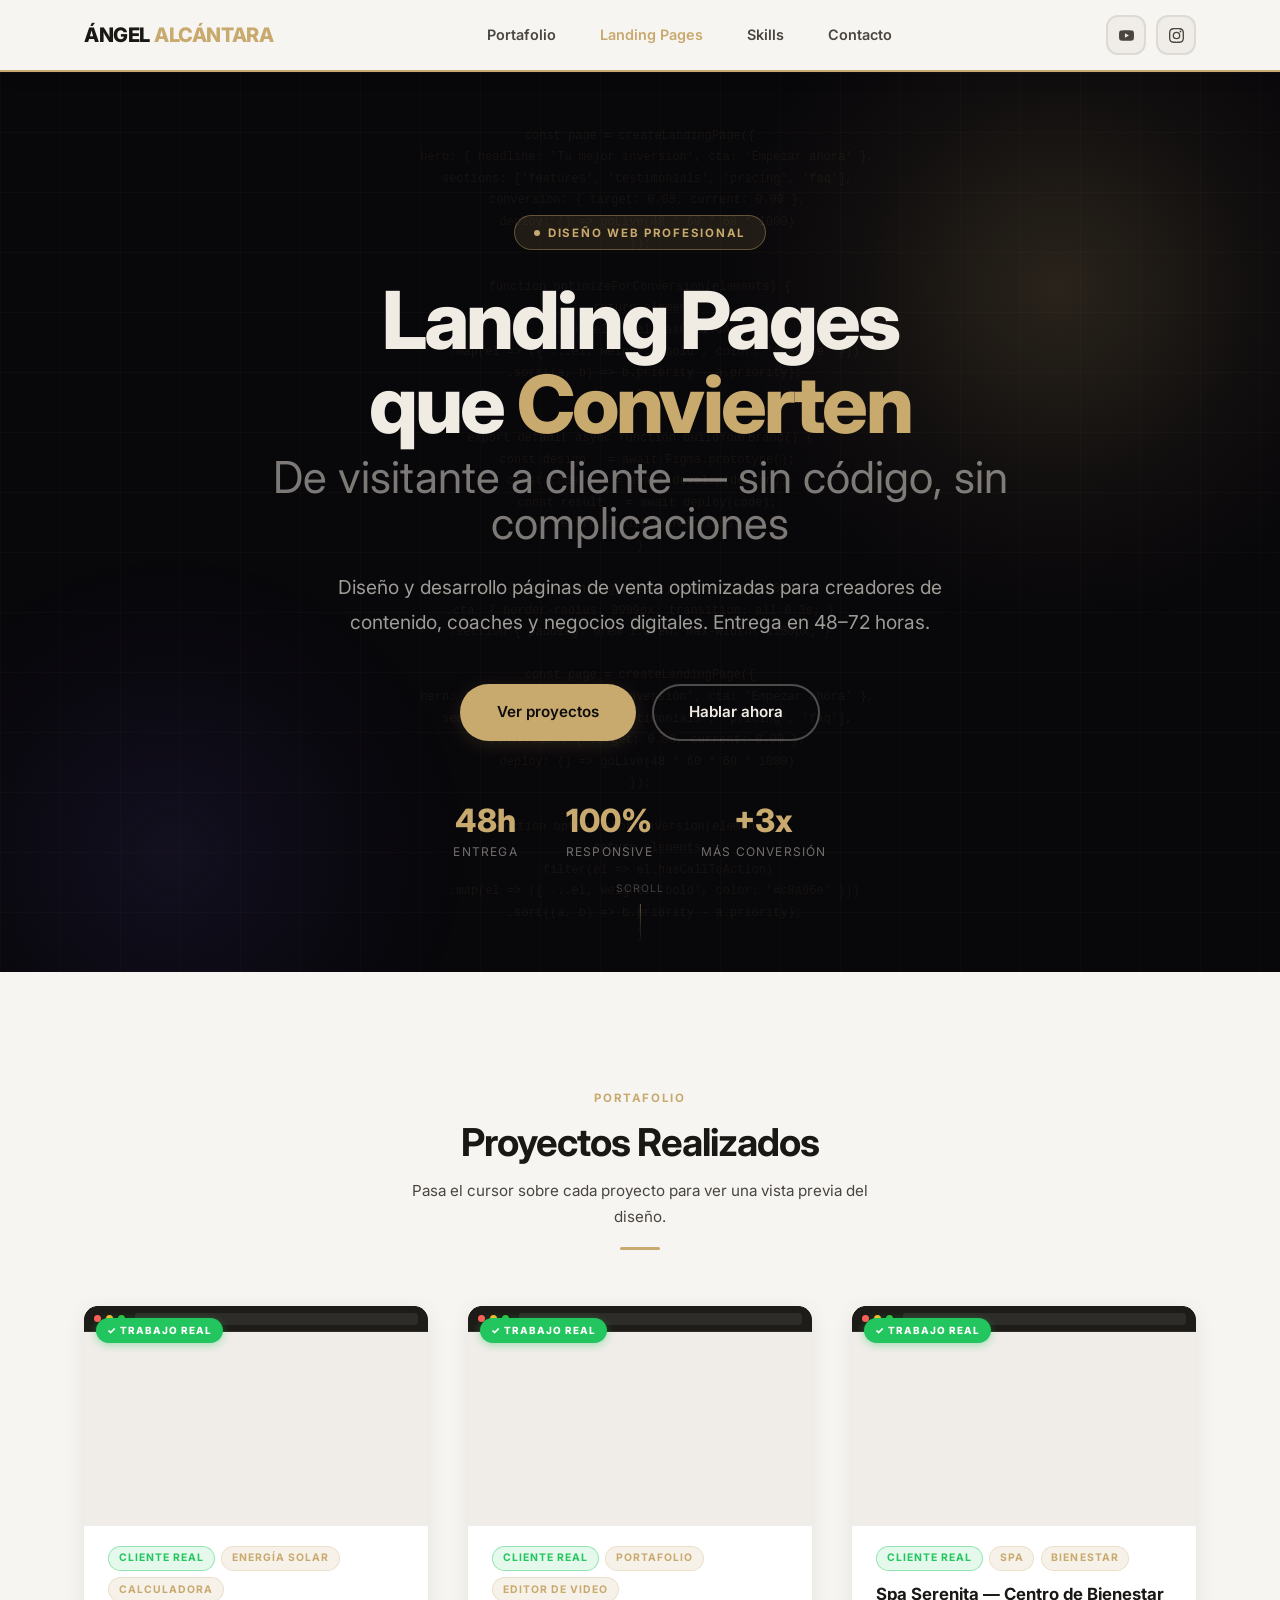
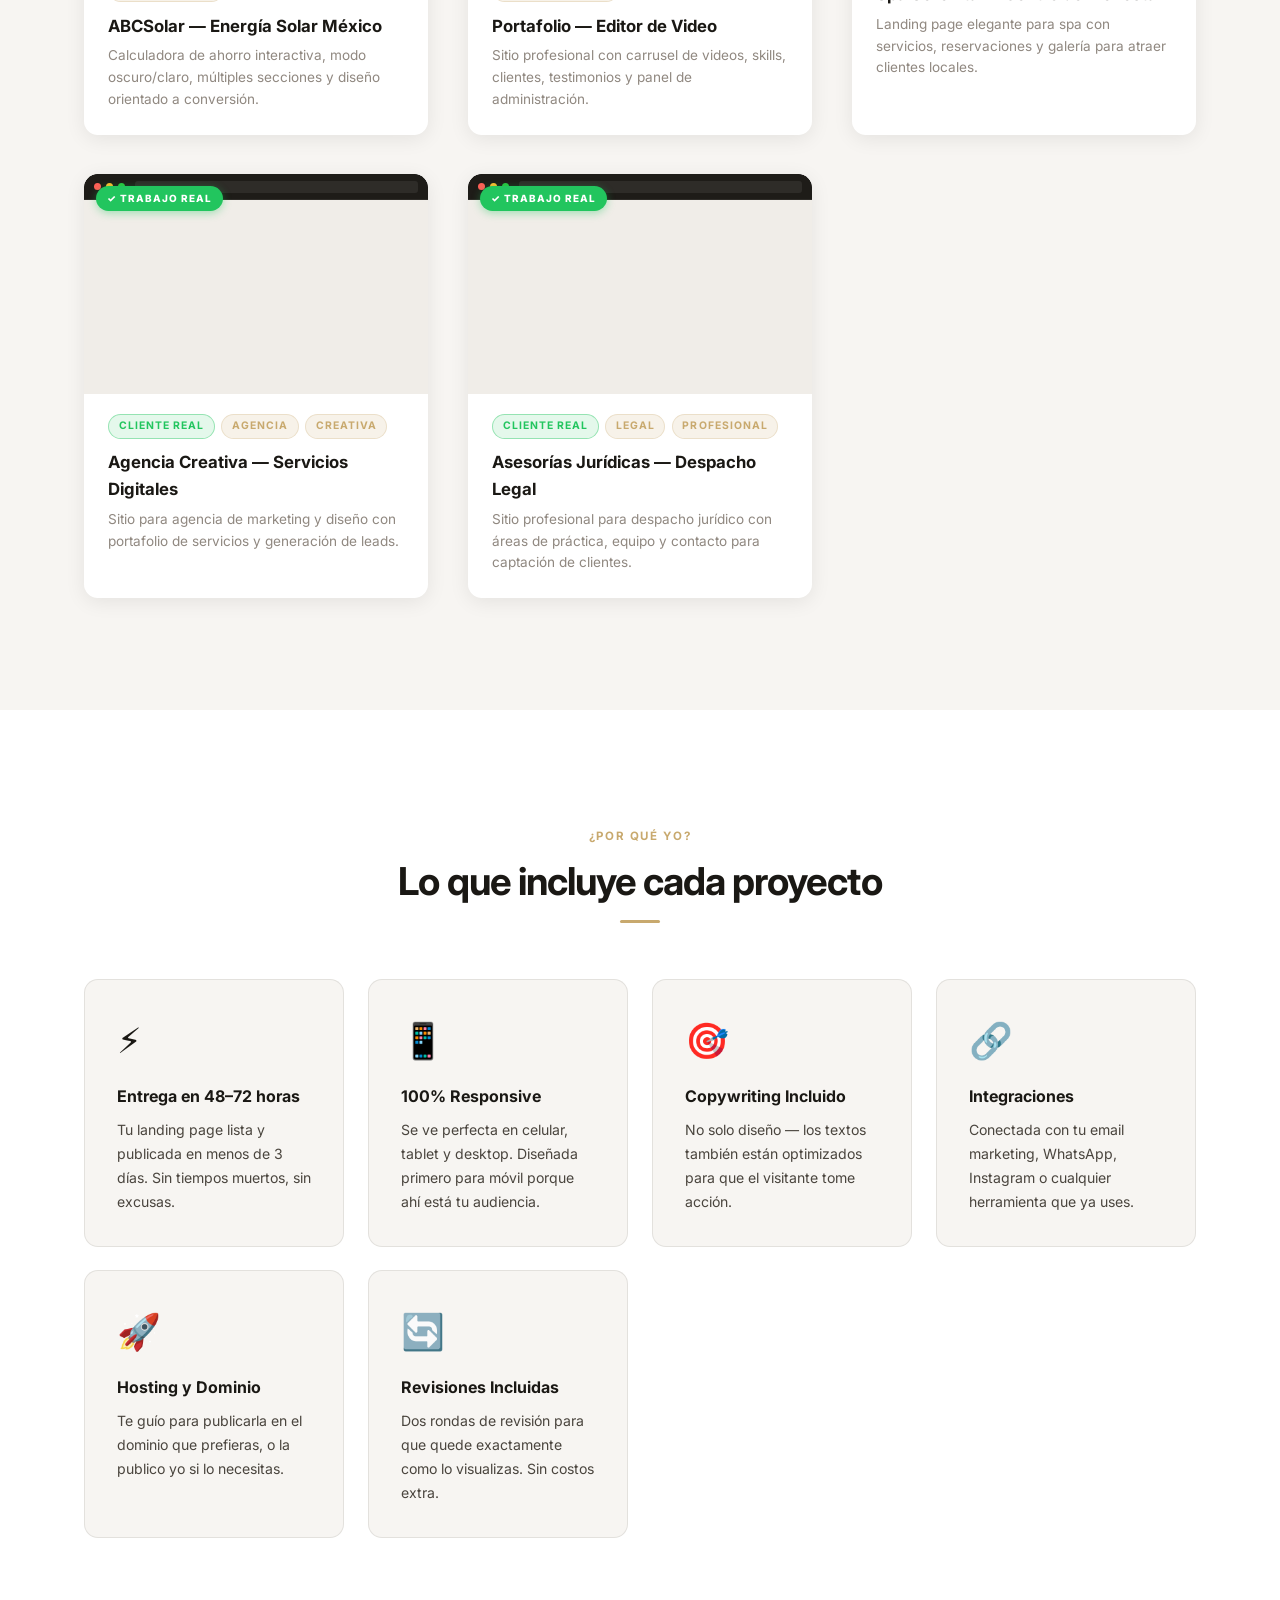
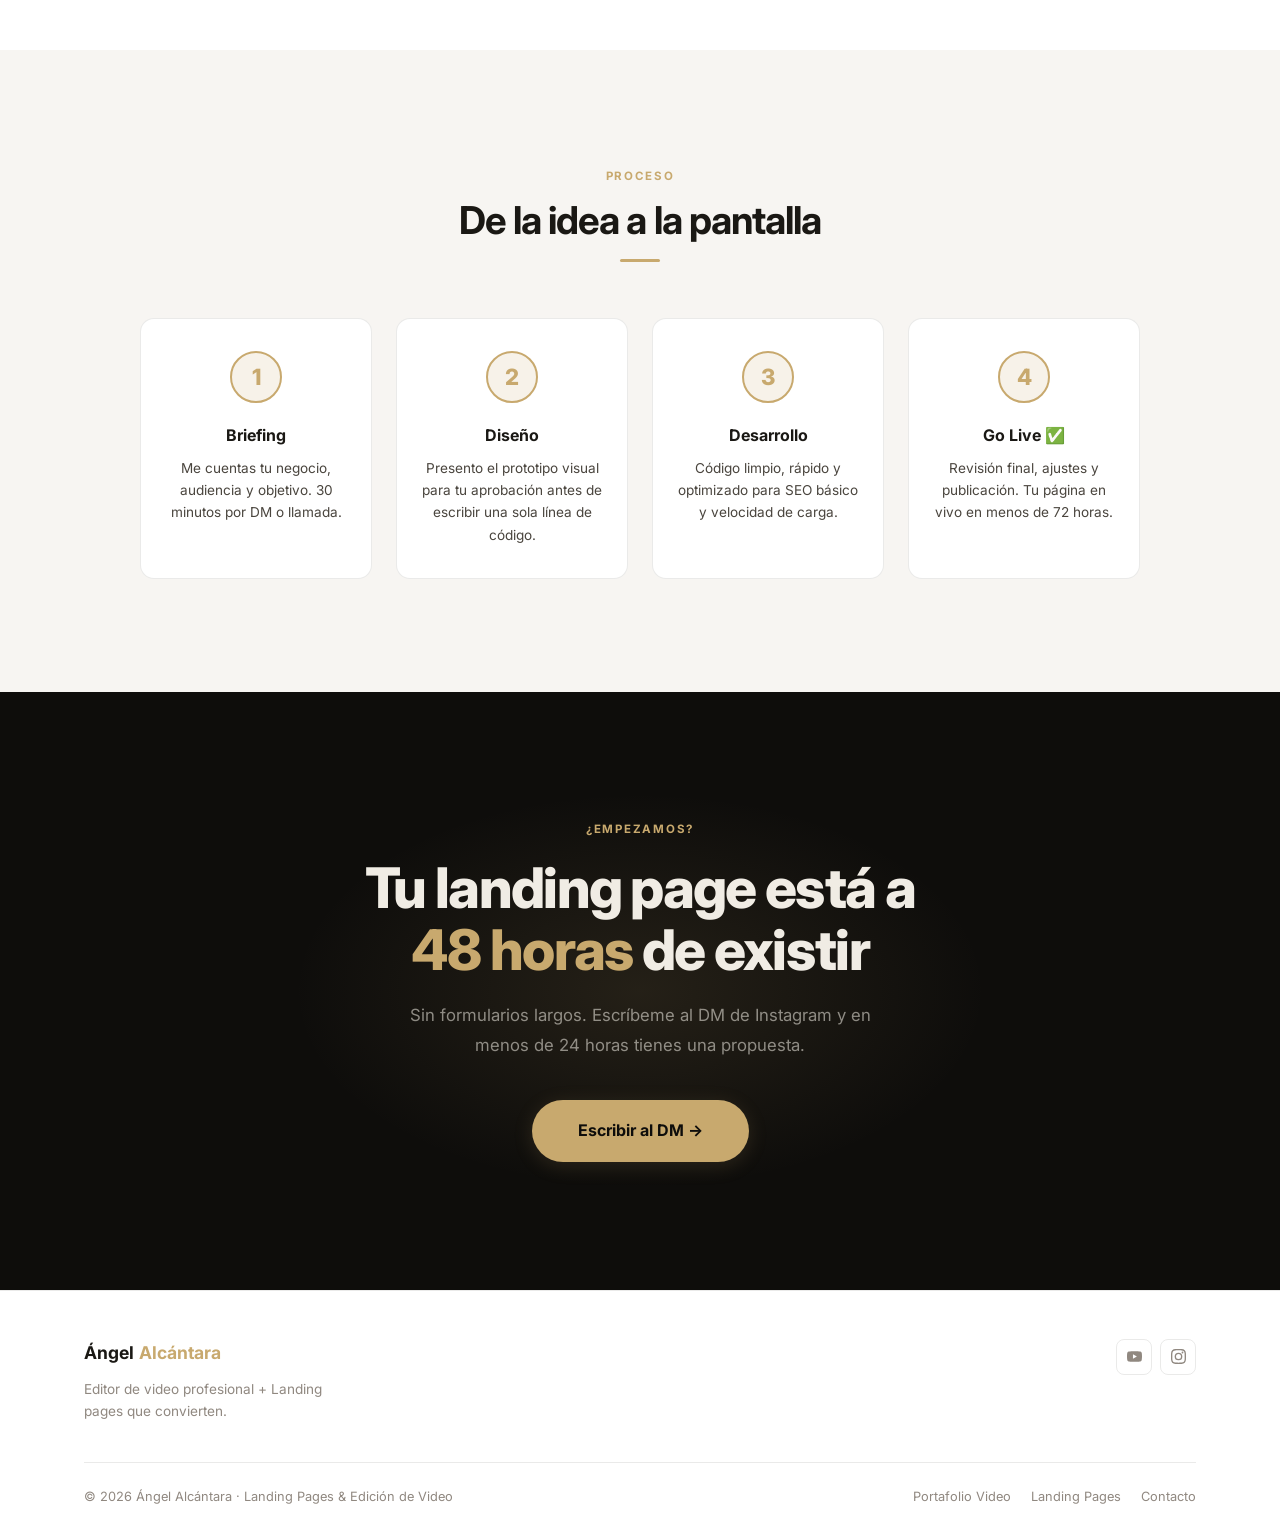
<file: landingpages.html>
<!DOCTYPE html>
<html lang="es">
<head>
    <meta charset="UTF-8">
    <meta name="viewport" content="width=device-width, initial-scale=1.0">
    <meta name="description" content="Landing Pages que Convierten — Ángel Alcántara. Diseño profesional para creadores de contenido y negocios digitales.">
    <title>Landing Pages — Ángel Alcántara</title>

    <link rel="preconnect" href="https://fonts.googleapis.com">
    <link rel="preconnect" href="https://fonts.gstatic.com" crossorigin>
    <link href="https://fonts.googleapis.com/css2?family=Inter:wght@400;500;600;700;800&display=swap" rel="stylesheet">
    <link rel="stylesheet" href="assets/css/tokens.css">
    <link rel="stylesheet" href="assets/css/components.css">

<style>
/* ═══════════════════════════════════════════════════
   HERO CON PARALLAX + FONDO ABSTRACTO
═══════════════════════════════════════════════════ */
.lp-hero {
    position: relative;
    min-height: 100vh;
    display: flex;
    align-items: center;
    justify-content: center;
    text-align: center;
    padding: 6rem 1.5rem 4rem;
    overflow: hidden;
    background: #08070a;
}

/* Fondo abstracto generado con CSS — líneas de código/grid */
.lp-hero__bg {
    position: absolute;
    inset: 0;
    z-index: 0;
    background-image:
        linear-gradient(rgba(200,169,110,0.03) 1px, transparent 1px),
        linear-gradient(90deg, rgba(200,169,110,0.03) 1px, transparent 1px);
    background-size: 60px 60px;
    will-change: transform;
}

/* Orbe superior derecho */
.lp-hero__orb1 {
    position: absolute;
    top: -15%;
    right: -10%;
    width: 700px;
    height: 700px;
    background: radial-gradient(circle, rgba(200,169,110,0.18) 0%, rgba(200,169,110,0.05) 40%, transparent 70%);
    border-radius: 50%;
    z-index: 0;
    animation: orbFloat 10s ease-in-out infinite;
    pointer-events: none;
}

/* Orbe inferior izquierdo */
.lp-hero__orb2 {
    position: absolute;
    bottom: -20%;
    left: -10%;
    width: 600px;
    height: 600px;
    background: radial-gradient(circle, rgba(100,80,200,0.12) 0%, rgba(100,80,200,0.04) 40%, transparent 70%);
    border-radius: 50%;
    z-index: 0;
    animation: orbFloat 14s ease-in-out infinite reverse;
    pointer-events: none;
}

/* Líneas de código decorativas */
.lp-hero__code {
    position: absolute;
    inset: 0;
    z-index: 0;
    pointer-events: none;
    overflow: hidden;
    opacity: 0.07;
    font-family: 'Courier New', monospace;
    font-size: 0.75rem;
    color: #c8a96e;
    line-height: 1.8;
    padding: 2rem;
    white-space: pre;
    animation: codeScroll 30s linear infinite;
}

@keyframes codeScroll {
    0%   { transform: translateY(0); }
    100% { transform: translateY(-50%); }
}

@keyframes orbFloat {
    0%, 100% { transform: translateY(0) scale(1); }
    50%       { transform: translateY(30px) scale(1.05); }
}

.lp-hero__content {
    position: relative;
    z-index: 2;
    max-width: 860px;
}

.lp-hero__eyebrow {
    display: inline-flex;
    align-items: center;
    gap: 0.5rem;
    font-size: 0.72rem;
    font-weight: 700;
    letter-spacing: 0.15em;
    text-transform: uppercase;
    color: #c8a96e;
    background: rgba(200,169,110,0.12);
    border: 1px solid rgba(200,169,110,0.4);
    padding: 0.45rem 1.2rem;
    border-radius: 999px;
    margin-bottom: 1.75rem;
    animation: fadeUp 0.6s ease backwards;
}
.lp-hero__eyebrow::before {
    content: '';
    width: 6px; height: 6px;
    border-radius: 50%;
    background: #c8a96e;
    display: block;
}

.lp-hero__title {
    font-size: clamp(2.6rem, 7vw, 5rem);
    font-weight: 800;
    letter-spacing: -0.035em;
    line-height: 1.05;
    color: #f0ece4;
    margin-bottom: 1.5rem;
    animation: fadeUp 0.6s 0.1s ease backwards;
}
.lp-hero__title em {
    font-style: normal;
    color: #c8a96e;
}
.lp-hero__title .line2 {
    display: block;
    font-size: 0.55em;
    font-weight: 400;
    color: rgba(240,236,228,0.5);
    letter-spacing: 0;
    margin-top: 0.5rem;
}

.lp-hero__subtitle {
    font-size: clamp(1rem, 2.5vw, 1.2rem);
    color: rgba(240,236,228,0.65);
    max-width: 620px;
    margin: 0 auto 2.75rem;
    line-height: 1.8;
    animation: fadeUp 0.6s 0.2s ease backwards;
}

.lp-hero__cta {
    display: flex;
    gap: 1rem;
    justify-content: center;
    flex-wrap: wrap;
    animation: fadeUp 0.6s 0.3s ease backwards;
}

/* Stats row */
.lp-hero__stats {
    display: flex;
    gap: 3rem;
    justify-content: center;
    margin-top: 4rem;
    flex-wrap: wrap;
    animation: fadeUp 0.6s 0.45s ease backwards;
}
.lp-stat__num {
    font-size: 2rem;
    font-weight: 800;
    color: #c8a96e;
    line-height: 1;
}
.lp-stat__label {
    font-size: 0.75rem;
    color: rgba(240,236,228,0.45);
    text-transform: uppercase;
    letter-spacing: 0.1em;
    margin-top: 0.3rem;
}

@keyframes fadeUp {
    from { opacity: 0; transform: translateY(28px); }
    to   { opacity: 1; transform: translateY(0); }
}

/* Scroll indicator */
.lp-scroll-hint {
    position: absolute;
    bottom: 2rem;
    left: 50%;
    transform: translateX(-50%);
    z-index: 2;
    display: flex;
    flex-direction: column;
    align-items: center;
    gap: 0.4rem;
    color: rgba(240,236,228,0.25);
    font-size: 0.65rem;
    letter-spacing: 0.1em;
    text-transform: uppercase;
    animation: bounce 2.5s ease-in-out infinite;
}
.lp-scroll-hint::after {
    content: '';
    width: 1px;
    height: 36px;
    background: linear-gradient(to bottom, rgba(200,169,110,0.5), transparent);
    display: block;
}
@keyframes bounce {
    0%, 100% { transform: translateX(-50%) translateY(0); }
    50%       { transform: translateX(-50%) translateY(8px); }
}

/* ═══════════════════════════════════════════════════
   PROYECTOS — SCROLL PREVIEW STYLE
   Inspirado en el scroll de screenshot completo
═══════════════════════════════════════════════════ */
.lp-works {
    padding: 7rem 1.5rem;
    background: var(--bg);
}

.lp-works__grid {
    display: grid;
    grid-template-columns: repeat(auto-fill, minmax(300px, 1fr));
    gap: 2.5rem;
    margin-top: 3.5rem;
}

/* Card principal */
.lp-card {
    position: relative;
    border-radius: 14px;
    overflow: hidden;
    cursor: pointer;
    background: var(--surface);
    box-shadow: 0 4px 20px rgba(0,0,0,0.08);
    transition: transform 0.35s cubic-bezier(0.4,0,0.2,1),
                box-shadow 0.35s;
}
.lp-card:hover {
    transform: translateY(-8px);
    box-shadow: 0 20px 50px rgba(0,0,0,0.15), 0 0 0 2px var(--accent);
}

/* Badge "Trabajo real" */
.lp-card__badge {
    position: absolute;
    top: 12px; left: 12px;
    z-index: 10;
    background: #22c55e;
    color: #fff;
    font-size: 0.62rem;
    font-weight: 800;
    letter-spacing: 0.1em;
    text-transform: uppercase;
    padding: 0.3rem 0.7rem;
    border-radius: 999px;
    box-shadow: 0 2px 8px rgba(34,197,94,0.4);
}

/* Ventana del preview — altura fija, overflow hidden */
.lp-card__preview {
    position: relative;
    /* La card muestra esta altura visible.
       Con scale 0.236 y viewport 900px alto → 900 * 0.236 = 212px visible
       Ponemos 220px para ver justo el hero completo */
    height: 220px;
    overflow: hidden;
    background: #0d0c0a;
    border-radius: 14px 14px 0 0;
}

/* Browser bar minimalista */
.lp-card__browser {
    position: absolute;
    top: 0; left: 0; right: 0;
    height: 26px;
    background: #1e1c18;
    border-bottom: 1px solid rgba(255,255,255,0.07);
    display: flex;
    align-items: center;
    padding: 0 10px;
    gap: 5px;
    z-index: 5;
    flex-shrink: 0;
}
.lp-card__browser span {
    width: 7px; height: 7px; border-radius: 50%;
}
.lp-card__browser span:nth-child(1) { background: #ff5f57; }
.lp-card__browser span:nth-child(2) { background: #febc2e; }
.lp-card__browser span:nth-child(3) { background: #28c840; }
.lp-card__url {
    flex: 1; height: 12px; border-radius: 3px;
    background: rgba(255,255,255,0.07); margin-left: 5px;
}

/* Imagen/mockup que hace scroll al hover */
.lp-card__site {
    position: absolute;
    top: 26px; left: 0; right: 0;
    transition: transform 1.8s cubic-bezier(0.25, 0.46, 0.45, 0.94);
    will-change: transform;
    transform: translateY(0);
}
.lp-card:hover .lp-card__site {
    transform: translateY(-62%);
}

/* IFRAME ESCALADO — simula screenshot real de la web */
.lp-card__iframe-wrap {
    width: 100%;
    /* Altura visible de la card = ancho_iframe * scale * aspect_ratio */
    height: 700px;
    overflow: hidden;
    pointer-events: none;
    background: var(--surface-2);
}
.lp-card__iframe {
    /* 1440px de ancho real → se escala al ancho de la card (~340px)
       scale = 340/1440 ≈ 0.236  */
    width: 1440px;
    height: 3200px;
    border: none;
    transform: scale(0.236);
    transform-origin: top left;
    pointer-events: none;
    display: block;
    /* Evitar que el iframe muestre scrollbars */
    overflow: hidden;
}

.lp-card__screenshot {
    width: 100%;
    display: block;
}

/* Overlay gradiente + botón al hover */
.lp-card__overlay {
    position: absolute;
    inset: 0;
    background: linear-gradient(
        to top,
        rgba(0,0,0,0.9) 0%,
        rgba(0,0,0,0.3) 40%,
        transparent 70%
    );
    opacity: 0;
    transition: opacity 0.3s;
    z-index: 6;
    display: flex;
    align-items: flex-end;
    justify-content: center;
    padding-bottom: 1.5rem;
}
.lp-card:hover .lp-card__overlay { opacity: 1; }
.lp-card__overlay-btn {
    background: var(--accent);
    color: #0e0d0b;
    font-weight: 700;
    font-size: 0.82rem;
    padding: 0.55rem 1.25rem;
    border-radius: 999px;
    transform: translateY(10px);
    transition: transform 0.35s 0.05s;
    letter-spacing: 0.03em;
}
.lp-card:hover .lp-card__overlay-btn { transform: translateY(0); }

/* Info de la card */
.lp-card__info {
    padding: 1.25rem 1.5rem 1.5rem;
}
.lp-card__tags {
    display: flex;
    gap: 0.4rem;
    flex-wrap: wrap;
    margin-bottom: 0.65rem;
}
.lp-card__tag {
    font-size: 0.65rem;
    font-weight: 700;
    letter-spacing: 0.1em;
    text-transform: uppercase;
    color: var(--accent);
    background: var(--accent-glow);
    border: 1px solid rgba(200,169,110,0.25);
    padding: 0.2rem 0.6rem;
    border-radius: 999px;
}
.lp-card__title {
    font-size: 1.05rem;
    font-weight: 700;
    color: var(--text-1);
    margin-bottom: 0.35rem;
}
.lp-card__desc {
    font-size: 0.85rem;
    color: var(--text-3);
    line-height: 1.6;
}

/* ═══════════════════════════════════════════════════
   FEATURES
═══════════════════════════════════════════════════ */
.lp-features {
    padding: 7rem 1.5rem;
    background: var(--surface);
}
.lp-features__grid {
    display: grid;
    grid-template-columns: repeat(auto-fit, minmax(260px, 1fr));
    gap: 1.5rem;
    margin-top: 3.5rem;
}
.lp-feat {
    padding: 2rem;
    border-radius: 14px;
    border: 1px solid var(--border);
    background: var(--bg);
    transition: border-color 0.3s, transform 0.3s, box-shadow 0.3s;
}
.lp-feat:hover {
    border-color: var(--accent);
    transform: translateY(-5px);
    box-shadow: 0 12px 36px rgba(200,169,110,0.12);
}
.lp-feat__icon {
    font-size: 2.2rem;
    margin-bottom: 1rem;
}
.lp-feat__title {
    font-size: 1rem;
    font-weight: 700;
    color: var(--text-1);
    margin-bottom: 0.5rem;
}
.lp-feat__desc {
    font-size: 0.88rem;
    color: var(--text-2);
    line-height: 1.7;
}

/* ═══════════════════════════════════════════════════
   PROCESO
═══════════════════════════════════════════════════ */
.lp-process {
    padding: 7rem 1.5rem;
    background: var(--bg);
}
.lp-process__steps {
    display: grid;
    grid-template-columns: repeat(auto-fit, minmax(220px, 1fr));
    gap: 1.5rem;
    margin-top: 3.5rem;
    max-width: 1000px;
    margin-left: auto;
    margin-right: auto;
}
.lp-step {
    text-align: center;
    padding: 2rem 1.5rem;
    border-radius: 14px;
    border: 1px solid var(--border);
    background: var(--surface);
    position: relative;
    transition: border-color 0.3s, transform 0.3s;
}
.lp-step:hover {
    border-color: var(--accent);
    transform: translateY(-4px);
}
.lp-step__num {
    width: 52px; height: 52px;
    border-radius: 50%;
    background: var(--accent-glow);
    border: 2px solid var(--accent);
    display: flex;
    align-items: center;
    justify-content: center;
    font-size: 1.4rem;
    font-weight: 800;
    color: var(--accent);
    margin: 0 auto 1.25rem;
}
.lp-step__title {
    font-size: 1rem;
    font-weight: 700;
    color: var(--text-1);
    margin-bottom: 0.5rem;
}
.lp-step__desc {
    font-size: 0.85rem;
    color: var(--text-2);
    line-height: 1.65;
}

/* ═══════════════════════════════════════════════════
   CTA FINAL
═══════════════════════════════════════════════════ */
.lp-cta {
    padding: 8rem 1.5rem;
    text-align: center;
    background: #0e0d0b;
    position: relative;
    overflow: hidden;
}
.lp-cta::before {
    content: '';
    position: absolute;
    top: 50%; left: 50%;
    transform: translate(-50%, -50%);
    width: 700px; height: 400px;
    background: radial-gradient(ellipse, rgba(200,169,110,0.12) 0%, transparent 70%);
    pointer-events: none;
}
.lp-cta__label {
    font-size: 0.72rem;
    font-weight: 700;
    letter-spacing: 0.15em;
    text-transform: uppercase;
    color: var(--accent);
    margin-bottom: 1.25rem;
    display: block;
}
.lp-cta__title {
    font-size: clamp(2rem, 5vw, 3.5rem);
    font-weight: 800;
    color: #f0ece4;
    line-height: 1.1;
    margin-bottom: 1.25rem;
    letter-spacing: -0.03em;
}
.lp-cta__title em {
    font-style: normal;
    color: var(--accent);
}
.lp-cta__sub {
    font-size: 1.05rem;
    color: rgba(240,236,228,0.55);
    max-width: 500px;
    margin: 0 auto 2.5rem;
    line-height: 1.75;
}

/* ═══════════════════════════════════════════════════
   RESPONSIVE
═══════════════════════════════════════════════════ */
@media (max-width: 640px) {
    .lp-works__grid { grid-template-columns: 1fr; }
    .lp-hero__stats { gap: 2rem; }
    .lp-stat__num   { font-size: 1.5rem; }
}
</style>
</head>
<body>

<!-- NAV ══════════════════════════════════════════ -->
<header class="nav">
    <div class="nav__inner">
        <a href="index.html" class="nav__logo">Ángel <span>Alcántara</span></a>
        <nav class="nav__links">
            <a href="index.html#portfolio">Portafolio</a>
            <a href="landingpages.html" style="color:var(--accent);">Landing Pages</a>
            <a href="index.html#skills">Skills</a>
            <a href="index.html#contacto">Contacto</a>
        </nav>
        <div class="nav__social">
            <a href="https://www.youtube.com/@Angel.Alc%C3%A1ntara-Edit" target="_blank" rel="noopener" aria-label="YouTube">
                <svg viewBox="0 0 24 24" width="15" height="15" fill="currentColor"><path d="M23.498 6.186a3.016 3.016 0 0 0-2.122-2.136C19.505 3.545 12 3.545 12 3.545s-7.505 0-9.377.505A3.017 3.017 0 0 0 .502 6.186C0 8.07 0 12 0 12s0 3.93.502 5.814a3.016 3.016 0 0 0 2.122 2.136c1.871.505 9.376.505 9.376.505s7.505 0 9.377-.505a3.015 3.015 0 0 0 2.122-2.136C24 15.93 24 12 24 12s0-3.93-.502-5.814zM9.545 15.568V8.432L15.818 12l-6.273 3.568z"/></svg>
            </a>
            <a href="https://www.instagram.com/_angel.alcantara__/" target="_blank" rel="noopener" aria-label="Instagram">
                <svg viewBox="0 0 24 24" width="15" height="15" fill="currentColor"><path d="M12 2.163c3.204 0 3.584.012 4.85.07 3.252.148 4.771 1.691 4.919 4.919.058 1.265.069 1.645.069 4.849 0 3.205-.012 3.584-.069 4.849-.149 3.225-1.664 4.771-4.919 4.919-1.266.058-1.644.07-4.85.07-3.204 0-3.584-.012-4.849-.07-3.26-.149-4.771-1.699-4.919-4.92-.058-1.265-.07-1.644-.07-4.849 0-3.204.013-3.583.07-4.849.149-3.227 1.664-4.771 4.919-4.919 1.266-.057 1.645-.069 4.849-.069zM12 0C8.741 0 8.333.014 7.053.072 2.695.272.273 2.69.073 7.052.014 8.333 0 8.741 0 12c0 3.259.014 3.668.072 4.948.2 4.358 2.618 6.78 6.98 6.98C8.333 23.986 8.741 24 12 24c3.259 0 3.668-.014 4.948-.072 4.354-.2 6.782-2.618 6.979-6.98.059-1.28.073-1.689.073-4.948 0-3.259-.014-3.667-.072-4.947-.196-4.354-2.617-6.78-6.979-6.98C15.668.014 15.259 0 12 0zm0 5.838a6.162 6.162 0 1 0 0 12.324 6.162 6.162 0 0 0 0-12.324zM12 16a4 4 0 1 1 0-8 4 4 0 0 1 0 8zm6.406-11.845a1.44 1.44 0 1 0 0 2.881 1.44 1.44 0 0 0 0-2.881z"/></svg>
            </a>
        </div>
        <button class="nav__toggle" id="navToggle"><span></span><span></span><span></span></button>
    </div>
    <nav class="nav__mobile" id="navMobile">
        <a href="index.html#portfolio">Portafolio</a>
        <a href="landingpages.html">Landing Pages</a>
        <a href="index.html#skills">Skills</a>
        <a href="index.html#contacto">Contacto</a>
    </nav>
</header>

<!-- HERO ══════════════════════════════════════════ -->
<section class="lp-hero" id="top">
    <div class="lp-hero__bg" id="heroBg"></div>
    <div class="lp-hero__orb1"></div>
    <div class="lp-hero__orb2"></div>

    <!-- Código decorativo de fondo -->
    <div class="lp-hero__code" aria-hidden="true">
const page = createLandingPage({
  hero: { headline: 'Tu mejor inversión', cta: 'Empezar ahora' },
  sections: ['features', 'testimonials', 'pricing', 'faq'],
  conversion: { target: 0.08, current: 0.00 },
  deploy: () => goLive(48 * 60 * 60 * 1000)
});

function optimizeForConversion(elements) {
  return elements
    .filter(el => el.hasCallToAction)
    .map(el => ({ ...el, weight: 'bold', color: '#c8a96e' }))
    .sort((a, b) => b.priority - a.priority);
}

export default async function buildYourBrand() {
  const design   = await Figma.prototype();
  const code     = await develop(design);
  const result   = await deploy(code);
  return result.conversions;
}

.hero { background: gradient; font-weight: 800; }
.cta  { border-radius: 9999px; transition: all 0.3s; }
.section { padding: 6rem 1.5rem; max-width: 1160px; }

const page = createLandingPage({
  hero: { headline: 'Tu mejor inversión', cta: 'Empezar ahora' },
  sections: ['features', 'testimonials', 'pricing', 'faq'],
  conversion: { target: 0.08, current: 0.00 },
  deploy: () => goLive(48 * 60 * 60 * 1000)
});

function optimizeForConversion(elements) {
  return elements
    .filter(el => el.hasCallToAction)
    .map(el => ({ ...el, weight: 'bold', color: '#c8a96e' }))
    .sort((a, b) => b.priority - a.priority);
}
    </div>

    <div class="lp-hero__content">
        <div class="lp-hero__eyebrow">Diseño Web Profesional</div>

        <h1 class="lp-hero__title">
            Landing Pages<br>
            que <em>Convierten</em>
            <span class="line2">De visitante a cliente — sin código, sin complicaciones</span>
        </h1>

        <p class="lp-hero__subtitle">
            Diseño y desarrollo páginas de venta optimizadas para creadores de contenido,
            coaches y negocios digitales. Entrega en 48–72 horas.
        </p>

        <div class="lp-hero__cta">
            <a href="#proyectos" class="btn btn--primary" style="padding:0.9rem 2.2rem; font-size:0.95rem;">Ver proyectos</a>
            <a href="index.html#contacto" class="btn btn--outline" style="padding:0.9rem 2.2rem; font-size:0.95rem; color:#f0ece4; border-color:rgba(240,236,228,0.3);">Hablar ahora</a>
        </div>

        <div class="lp-hero__stats">
            <div>
                <div class="lp-stat__num">48h</div>
                <div class="lp-stat__label">Entrega</div>
            </div>
            <div>
                <div class="lp-stat__num">100%</div>
                <div class="lp-stat__label">Responsive</div>
            </div>
            <div>
                <div class="lp-stat__num">+3x</div>
                <div class="lp-stat__label">Más conversión</div>
            </div>
        </div>
    </div>

    <div class="lp-scroll-hint">Scroll</div>
</section>

<!-- PROYECTOS ══════════════════════════════════════════ -->
<section class="lp-works" id="proyectos">
    <div class="container">
        <div class="section-header anim-up">
            <div class="section-header__label">Portafolio</div>
            <h2 class="section-header__title">Proyectos Realizados</h2>
            <p class="section-header__sub">Pasa el cursor sobre cada proyecto para ver una vista previa del diseño.</p>
            <div class="divider"></div>
        </div>

        <div class="lp-works__grid" style="grid-template-columns:repeat(auto-fill,minmax(320px,1fr))">

            <!-- 1 — ABCSolar (light mode forzado) -->
            <div class="lp-card anim-scale" style="animation-delay:0s">
                <div class="lp-card__badge">✓ Trabajo real</div>
                <div class="lp-card__preview">
                    <div class="lp-card__browser"><span></span><span></span><span></span><div class="lp-card__url"></div></div>
                    <div class="lp-card__site">
                        <div class="lp-card__iframe-wrap">
                            <iframe class="lp-card__iframe"
                                src="https://luis212-a.github.io/ABC/"
                                loading="lazy" scrolling="no" title="ABCSolar"
                                onload="try{
                                    var doc=this.contentDocument;
                                    var s=doc.createElement('style');
                                    s.textContent='*{color-scheme:light!important}:root{--bg:#f7f5f2!important;--surface:#fff!important;--text-1:#1a1814!important;--text-2:#4a453e!important;background:#f7f5f2!important}body{background:#f7f5f2!important}';
                                    doc.head.appendChild(s);
                                    doc.documentElement.removeAttribute('data-theme');
                                    doc.documentElement.classList.remove('dark');
                                }catch(e){}">
                            </iframe>
                        </div>
                    </div>
                    <div class="lp-card__overlay">
                        <a href="https://luis212-a.github.io/ABC/" target="_blank" rel="noopener" style="text-decoration:none;">
                            <div class="lp-card__overlay-btn">Ver en vivo →</div>
                        </a>
                    </div>
                </div>
                <div class="lp-card__info">
                    <div class="lp-card__tags">
                        <span class="lp-card__tag" style="background:rgba(34,197,94,0.12);border-color:rgba(34,197,94,0.4);color:#22c55e;">Cliente real</span>
                        <span class="lp-card__tag">Energía Solar</span>
                        <span class="lp-card__tag">Calculadora</span>
                    </div>
                    <div class="lp-card__title">ABCSolar — Energía Solar México</div>
                    <div class="lp-card__desc">Calculadora de ahorro interactiva, modo oscuro/claro, múltiples secciones y diseño orientado a conversión.</div>
                </div>
            </div>

            <!-- 2 — Portafolio Ángel -->
            <div class="lp-card anim-scale" style="animation-delay:0.07s">
                <div class="lp-card__badge">✓ Trabajo real</div>
                <div class="lp-card__preview">
                    <div class="lp-card__browser"><span></span><span></span><span></span><div class="lp-card__url"></div></div>
                    <div class="lp-card__site">
                        <div class="lp-card__iframe-wrap">
                            <iframe class="lp-card__iframe"
                                src="https://luis212-a.github.io/PortFolio/"
                                loading="lazy" scrolling="no" title="Portafolio">
                            </iframe>
                        </div>
                    </div>
                    <div class="lp-card__overlay">
                        <a href="https://luis212-a.github.io/PortFolio/" target="_blank" rel="noopener" style="text-decoration:none;">
                            <div class="lp-card__overlay-btn">Ver en vivo →</div>
                        </a>
                    </div>
                </div>
                <div class="lp-card__info">
                    <div class="lp-card__tags">
                        <span class="lp-card__tag" style="background:rgba(34,197,94,0.12);border-color:rgba(34,197,94,0.4);color:#22c55e;">Cliente real</span>
                        <span class="lp-card__tag">Portafolio</span>
                        <span class="lp-card__tag">Editor de Video</span>
                    </div>
                    <div class="lp-card__title">Portafolio — Editor de Video</div>
                    <div class="lp-card__desc">Sitio profesional con carrusel de videos, skills, clientes, testimonios y panel de administración.</div>
                </div>
            </div>

            <!-- 3 — Spa Serenita -->
            <div class="lp-card anim-scale" style="animation-delay:0.14s">
                <div class="lp-card__badge">✓ Trabajo real</div>
                <div class="lp-card__preview">
                    <div class="lp-card__browser"><span></span><span></span><span></span><div class="lp-card__url"></div></div>
                    <div class="lp-card__site">
                        <div class="lp-card__iframe-wrap">
                            <iframe class="lp-card__iframe"
                                src="https://luis212-a.github.io/SpaSerenita/"
                                loading="lazy" scrolling="no" title="Spa Serenita">
                            </iframe>
                        </div>
                    </div>
                    <div class="lp-card__overlay">
                        <a href="https://luis212-a.github.io/SpaSerenita/" target="_blank" rel="noopener" style="text-decoration:none;">
                            <div class="lp-card__overlay-btn">Ver en vivo →</div>
                        </a>
                    </div>
                </div>
                <div class="lp-card__info">
                    <div class="lp-card__tags">
                        <span class="lp-card__tag" style="background:rgba(34,197,94,0.12);border-color:rgba(34,197,94,0.4);color:#22c55e;">Cliente real</span>
                        <span class="lp-card__tag">Spa</span>
                        <span class="lp-card__tag">Bienestar</span>
                    </div>
                    <div class="lp-card__title">Spa Serenita — Centro de Bienestar</div>
                    <div class="lp-card__desc">Landing page elegante para spa con servicios, reservaciones y galería para atraer clientes locales.</div>
                </div>
            </div>

            <!-- 4 — Agencia Creativa -->
            <div class="lp-card anim-scale" style="animation-delay:0.21s">
                <div class="lp-card__badge">✓ Trabajo real</div>
                <div class="lp-card__preview">
                    <div class="lp-card__browser"><span></span><span></span><span></span><div class="lp-card__url"></div></div>
                    <div class="lp-card__site">
                        <div class="lp-card__iframe-wrap">
                            <iframe class="lp-card__iframe"
                                src="https://luis212-a.github.io/AgeciaCreativa/"
                                loading="lazy" scrolling="no" title="Agencia Creativa">
                            </iframe>
                        </div>
                    </div>
                    <div class="lp-card__overlay">
                        <a href="https://luis212-a.github.io/AgeciaCreativa/" target="_blank" rel="noopener" style="text-decoration:none;">
                            <div class="lp-card__overlay-btn">Ver en vivo →</div>
                        </a>
                    </div>
                </div>
                <div class="lp-card__info">
                    <div class="lp-card__tags">
                        <span class="lp-card__tag" style="background:rgba(34,197,94,0.12);border-color:rgba(34,197,94,0.4);color:#22c55e;">Cliente real</span>
                        <span class="lp-card__tag">Agencia</span>
                        <span class="lp-card__tag">Creativa</span>
                    </div>
                    <div class="lp-card__title">Agencia Creativa — Servicios Digitales</div>
                    <div class="lp-card__desc">Sitio para agencia de marketing y diseño con portafolio de servicios y generación de leads.</div>
                </div>
            </div>

            <!-- 5 — Asesorías Jurídicas -->
            <div class="lp-card anim-scale" style="animation-delay:0.28s">
                <div class="lp-card__badge">✓ Trabajo real</div>
                <div class="lp-card__preview">
                    <div class="lp-card__browser"><span></span><span></span><span></span><div class="lp-card__url"></div></div>
                    <div class="lp-card__site">
                        <div class="lp-card__iframe-wrap">
                            <iframe class="lp-card__iframe"
                                src="https://luis212-a.github.io/Asesorias-jur-dicas/"
                                loading="lazy" scrolling="no" title="Asesorías Jurídicas">
                            </iframe>
                        </div>
                    </div>
                    <div class="lp-card__overlay">
                        <a href="https://luis212-a.github.io/Asesorias-jur-dicas/" target="_blank" rel="noopener" style="text-decoration:none;">
                            <div class="lp-card__overlay-btn">Ver en vivo →</div>
                        </a>
                    </div>
                </div>
                <div class="lp-card__info">
                    <div class="lp-card__tags">
                        <span class="lp-card__tag" style="background:rgba(34,197,94,0.12);border-color:rgba(34,197,94,0.4);color:#22c55e;">Cliente real</span>
                        <span class="lp-card__tag">Legal</span>
                        <span class="lp-card__tag">Profesional</span>
                    </div>
                    <div class="lp-card__title">Asesorías Jurídicas — Despacho Legal</div>
                    <div class="lp-card__desc">Sitio profesional para despacho jurídico con áreas de práctica, equipo y contacto para captación de clientes.</div>
                </div>
            </div>

        </div>
    </div>
</section>

<!-- FEATURES ══════════════════════════════════════════ -->
<section class="lp-features">
    <div class="container">
        <div class="section-header anim-up">
            <div class="section-header__label">¿Por Qué Yo?</div>
            <h2 class="section-header__title">Lo que incluye cada proyecto</h2>
            <div class="divider"></div>
        </div>

        <div class="lp-features__grid">
            <div class="lp-feat anim-scale" style="animation-delay:0s">
                <div class="lp-feat__icon">⚡</div>
                <div class="lp-feat__title">Entrega en 48–72 horas</div>
                <p class="lp-feat__desc">Tu landing page lista y publicada en menos de 3 días. Sin tiempos muertos, sin excusas.</p>
            </div>
            <div class="lp-feat anim-scale" style="animation-delay:0.07s">
                <div class="lp-feat__icon">📱</div>
                <div class="lp-feat__title">100% Responsive</div>
                <p class="lp-feat__desc">Se ve perfecta en celular, tablet y desktop. Diseñada primero para móvil porque ahí está tu audiencia.</p>
            </div>
            <div class="lp-feat anim-scale" style="animation-delay:0.14s">
                <div class="lp-feat__icon">🎯</div>
                <div class="lp-feat__title">Copywriting Incluido</div>
                <p class="lp-feat__desc">No solo diseño — los textos también están optimizados para que el visitante tome acción.</p>
            </div>
            <div class="lp-feat anim-scale" style="animation-delay:0.21s">
                <div class="lp-feat__icon">🔗</div>
                <div class="lp-feat__title">Integraciones</div>
                <p class="lp-feat__desc">Conectada con tu email marketing, WhatsApp, Instagram o cualquier herramienta que ya uses.</p>
            </div>
            <div class="lp-feat anim-scale" style="animation-delay:0.28s">
                <div class="lp-feat__icon">🚀</div>
                <div class="lp-feat__title">Hosting y Dominio</div>
                <p class="lp-feat__desc">Te guío para publicarla en el dominio que prefieras, o la publico yo si lo necesitas.</p>
            </div>
            <div class="lp-feat anim-scale" style="animation-delay:0.35s">
                <div class="lp-feat__icon">🔄</div>
                <div class="lp-feat__title">Revisiones Incluidas</div>
                <p class="lp-feat__desc">Dos rondas de revisión para que quede exactamente como lo visualizas. Sin costos extra.</p>
            </div>
        </div>
    </div>
</section>

<!-- PROCESO ══════════════════════════════════════════ -->
<section class="lp-process">
    <div class="container">
        <div class="section-header anim-up" style="text-align:center;">
            <div class="section-header__label">Proceso</div>
            <h2 class="section-header__title">De la idea a la pantalla</h2>
            <div class="divider"></div>
        </div>
        <div class="lp-process__steps">
            <div class="lp-step anim-scale" style="animation-delay:0s">
                <div class="lp-step__num">1</div>
                <div class="lp-step__title">Briefing</div>
                <p class="lp-step__desc">Me cuentas tu negocio, audiencia y objetivo. 30 minutos por DM o llamada.</p>
            </div>
            <div class="lp-step anim-scale" style="animation-delay:0.1s">
                <div class="lp-step__num">2</div>
                <div class="lp-step__title">Diseño</div>
                <p class="lp-step__desc">Presento el prototipo visual para tu aprobación antes de escribir una sola línea de código.</p>
            </div>
            <div class="lp-step anim-scale" style="animation-delay:0.2s">
                <div class="lp-step__num">3</div>
                <div class="lp-step__title">Desarrollo</div>
                <p class="lp-step__desc">Código limpio, rápido y optimizado para SEO básico y velocidad de carga.</p>
            </div>
            <div class="lp-step anim-scale" style="animation-delay:0.3s">
                <div class="lp-step__num">4</div>
                <div class="lp-step__title">Go Live ✅</div>
                <p class="lp-step__desc">Revisión final, ajustes y publicación. Tu página en vivo en menos de 72 horas.</p>
            </div>
        </div>
    </div>
</section>

<!-- CTA FINAL ══════════════════════════════════════════ -->
<section class="lp-cta">
    <div class="container" style="max-width:700px; position:relative; z-index:2;">
        <span class="lp-cta__label">¿Empezamos?</span>
        <h2 class="lp-cta__title">Tu landing page está a<br><em>48 horas</em> de existir</h2>
        <p class="lp-cta__sub">Sin formularios largos. Escríbeme al DM de Instagram y en menos de 24 horas tienes una propuesta.</p>
        <a href="https://www.instagram.com/_angel.alcantara__/" target="_blank" rel="noopener"
           class="btn btn--primary"
           style="padding:1rem 2.75rem; font-size:1rem; font-weight:700;">
            Escribir al DM →
        </a>
    </div>
</section>

<!-- FOOTER ══════════════════════════════════════════ -->
<footer class="footer">
    <div class="container">
        <div class="footer__grid">
            <div class="footer__brand">
                <div class="footer__logo">Ángel <span>Alcántara</span></div>
                <p class="footer__tagline">Editor de video profesional + Landing pages que convierten.</p>
            </div>
            <div class="footer__social">
                <a href="https://www.youtube.com/@Angel.Alc%C3%A1ntara-Edit" target="_blank" rel="noopener" aria-label="YouTube">
                    <svg viewBox="0 0 24 24" width="15" height="15" fill="currentColor"><path d="M23.498 6.186a3.016 3.016 0 0 0-2.122-2.136C19.505 3.545 12 3.545 12 3.545s-7.505 0-9.377.505A3.017 3.017 0 0 0 .502 6.186C0 8.07 0 12 0 12s0 3.93.502 5.814a3.016 3.016 0 0 0 2.122 2.136c1.871.505 9.376.505 9.376.505s7.505 0 9.377-.505a3.015 3.015 0 0 0 2.122-2.136C24 15.93 24 12 24 12s0-3.93-.502-5.814zM9.545 15.568V8.432L15.818 12l-6.273 3.568z"/></svg>
                </a>
                <a href="https://www.instagram.com/_angel.alcantara__/" target="_blank" rel="noopener" aria-label="Instagram">
                    <svg viewBox="0 0 24 24" width="15" height="15" fill="currentColor"><path d="M12 2.163c3.204 0 3.584.012 4.85.07 3.252.148 4.771 1.691 4.919 4.919.058 1.265.069 1.645.069 4.849 0 3.205-.012 3.584-.069 4.849-.149 3.225-1.664 4.771-4.919 4.919-1.266.058-1.644.07-4.85.07-3.204 0-3.584-.012-4.849-.07-3.26-.149-4.771-1.699-4.919-4.92-.058-1.265-.07-1.644-.07-4.849 0-3.204.013-3.583.07-4.849.149-3.227 1.664-4.771 4.919-4.919 1.266-.057 1.645-.069 4.849-.069zM12 0C8.741 0 8.333.014 7.053.072 2.695.272.273 2.69.073 7.052.014 8.333 0 8.741 0 12c0 3.259.014 3.668.072 4.948.2 4.358 2.618 6.78 6.98 6.98C8.333 23.986 8.741 24 12 24c3.259 0 3.668-.014 4.948-.072 4.354-.2 6.782-2.618 6.979-6.98.059-1.28.073-1.689.073-4.948 0-3.259-.014-3.667-.072-4.947-.196-4.354-2.617-6.78-6.979-6.98C15.668.014 15.259 0 12 0zm0 5.838a6.162 6.162 0 1 0 0 12.324 6.162 6.162 0 0 0 0-12.324zM12 16a4 4 0 1 1 0-8 4 4 0 0 1 0 8zm6.406-11.845a1.44 1.44 0 1 0 0 2.881 1.44 1.44 0 0 0 0-2.881z"/></svg>
                </a>
            </div>
        </div>
        <div class="footer__bottom">
            <div class="footer__copy">© 2026 Ángel Alcántara · Landing Pages & Edición de Video</div>
            <div class="footer__links">
                <a href="index.html#portfolio">Portafolio Video</a>
                <a href="landingpages.html">Landing Pages</a>
                <a href="index.html#contacto">Contacto</a>
            </div>
        </div>
    </div>
</footer>

<!-- Scripts -->
<script src="assets/js/icons.js"></script>
<script>
    // Nav mobile
    const toggle = document.getElementById('navToggle');
    const mobile = document.getElementById('navMobile');
    toggle.addEventListener('click', () => {
        toggle.classList.toggle('open');
        mobile.classList.toggle('open');
    });
    mobile.querySelectorAll('a').forEach(a => a.addEventListener('click', () => {
        toggle.classList.remove('open');
        mobile.classList.remove('open');
    }));

    // Parallax en el grid de fondo del hero
    const heroBg = document.getElementById('heroBg');
    window.addEventListener('scroll', () => {
        const scrollY = window.scrollY;
        if (heroBg) heroBg.style.transform = `translateY(${scrollY * 0.4}px)`;
    }, { passive: true });

    // Scroll observer para animaciones
    const observer = new IntersectionObserver(entries => {
        entries.forEach(e => {
            if (e.isIntersecting) {
                e.target.classList.add('on');
                observer.unobserve(e.target);
            }
        });
    }, { threshold: 0.08, rootMargin: '0px 0px -32px 0px' });

    document.querySelectorAll('.anim-up, .anim-scale').forEach(el => observer.observe(el));

    // Smooth scroll
    document.querySelectorAll('a[href^="#"]').forEach(a => {
        a.addEventListener('click', e => {
            const target = document.querySelector(a.getAttribute('href'));
            if (target) { e.preventDefault(); target.scrollIntoView({ behavior: 'smooth' }); }
        });
    });
</script>
</body>
</html>
</file>
<file: assets/css/tokens.css>
/* ============================================================
   tokens.css — Design tokens & reset
   Luis Rod · Video Editor Portfolio
   ============================================================ */

*, *::before, *::after { margin: 0; padding: 0; box-sizing: border-box; }
img, video { display: block; max-width: 100%; }
button { font-family: inherit; cursor: pointer; border: none; background: none; }
a { text-decoration: none; color: inherit; }
ul { list-style: none; }

/* ── LIGHT MODE ── */
:root {
    --accent:        #c8a96e;
    --accent-dim:    #a8863e;
    --accent-light:  #e8c98e;
    --accent-glow:   rgba(200,169,110,0.15);
    --accent-glow2:  rgba(200,169,110,0.08);

    --bg:            #f7f5f2;
    --surface:       #ffffff;
    --surface-2:     #f0ede8;
    --surface-3:     #e8e3dc;

    --text-1:        #1a1814;
    --text-2:        #4a453e;
    --text-3:        #908880;

    --border:        rgba(26,24,20,0.09);
    --border-2:      rgba(26,24,20,0.16);

    --nav-bg:        rgba(247,245,242,0.95);

    --shadow-sm:     0 1px 3px rgba(0,0,0,0.06), 0 1px 2px rgba(0,0,0,0.04);
    --shadow-md:     0 4px 12px rgba(0,0,0,0.08), 0 2px 4px rgba(0,0,0,0.04);
    --shadow-lg:     0 16px 48px rgba(0,0,0,0.10), 0 4px 12px rgba(0,0,0,0.06);
    --shadow-xl:     0 24px 64px rgba(0,0,0,0.12);

    --r-xs:  4px;
    --r-sm:  8px;
    --r-md:  12px;
    --r-lg:  20px;
    --r-xl:  32px;
    --r-full: 9999px;

    --ease:        cubic-bezier(0.4, 0, 0.2, 1);
    --ease-spring: cubic-bezier(0.34, 1.56, 0.64, 1);

    --font: 'Inter', 'Segoe UI', system-ui, -apple-system, sans-serif;
}

/* ── DARK MODE ── */
@media (prefers-color-scheme: dark) {
    :root {
        --bg:            #0e0d0b;
        --surface:       #181612;
        --surface-2:     #211f1a;
        --surface-3:     #2a2820;

        --text-1:        #f0ece4;
        --text-2:        #b0a898;
        --text-3:        #706858;

        --border:        rgba(240,236,228,0.07);
        --border-2:      rgba(240,236,228,0.13);

        --nav-bg:        rgba(14,13,11,0.95);

        --shadow-sm:     0 1px 3px rgba(0,0,0,0.3);
        --shadow-md:     0 4px 12px rgba(0,0,0,0.4);
        --shadow-lg:     0 16px 48px rgba(0,0,0,0.5);
        --shadow-xl:     0 24px 64px rgba(0,0,0,0.6);
    }
}

/* ── BASE ── */
html { scroll-behavior: smooth; font-size: 16px; -webkit-text-size-adjust: 100%; }
body {
    font-family: var(--font);
    background: var(--bg);
    color: var(--text-1);
    line-height: 1.6;
    -webkit-font-smoothing: antialiased;
    -moz-osx-font-smoothing: grayscale;
}

/* ── TYPOGRAPHY ── */
h1 { font-size: clamp(2.2rem, 5.5vw, 3.8rem); font-weight: 700; letter-spacing: -0.03em; line-height: 1.1; }
h2 { font-size: clamp(1.7rem, 3vw, 2.4rem); font-weight: 700; letter-spacing: -0.025em; line-height: 1.2; }
h3 { font-size: 1.15rem; font-weight: 600; line-height: 1.4; }
h4 { font-size: 0.95rem; font-weight: 600; }
p  { color: var(--text-2); line-height: 1.75; }

/* ── LAYOUT ── */
.container { max-width: 1160px; margin: 0 auto; padding: 0 1.5rem; }
section     { padding: 6rem 0; }

/* ── ANIMATIONS ── */
@keyframes fadeUp   { from { opacity:0; transform:translateY(28px); } to { opacity:1; transform:translateY(0); } }
@keyframes fadeLeft { from { opacity:0; transform:translateX(-28px);} to { opacity:1; transform:translateX(0); } }
@keyframes fadeRight{ from { opacity:0; transform:translateX(28px); } to { opacity:1; transform:translateX(0); } }
@keyframes scaleIn  { from { opacity:0; transform:scale(0.92);      } to { opacity:1; transform:scale(1);    } }
@keyframes navSlide { from { transform:translateY(-100%); opacity:0;} to { transform:translateY(0); opacity:1; } }
@keyframes spin     { to   { transform: rotate(360deg); } }

.anim-up    { opacity:0; }
.anim-left  { opacity:0; }
.anim-right { opacity:0; }
.anim-scale { opacity:0; }
.anim-up.on    { animation: fadeUp    0.65s var(--ease) forwards; }
.anim-left.on  { animation: fadeLeft  0.65s var(--ease) forwards; }
.anim-right.on { animation: fadeRight 0.65s var(--ease) forwards; }
.anim-scale.on { animation: scaleIn   0.65s var(--ease) forwards; }

/* ── SECTION HEADER ── */
.section-header { text-align:center; margin-bottom:3.5rem; }
.section-header__label {
    display:inline-block; font-size:0.72rem; font-weight:700;
    letter-spacing:0.14em; text-transform:uppercase;
    color:var(--accent); margin-bottom:0.75rem;
}
.section-header__title { margin-bottom:0.75rem; color:var(--text-1); }
.section-header__sub   { color:var(--text-2); max-width:480px; margin:0 auto; font-size:0.95rem; }
.divider {
    width:40px; height:3px; background:var(--accent);
    border-radius:2px; margin:1rem auto 0;
}

/* ── BUTTONS ── */
.btn {
    display:inline-flex; align-items:center; gap:0.5rem;
    padding:0.75rem 1.75rem; border-radius:var(--r-full);
    font-size:0.9rem; font-weight:600;
    transition:all 0.25s var(--ease); border:2px solid transparent;
    white-space:nowrap;
}
.btn--primary {
    background:var(--accent); color:#0e0d0b;
    box-shadow:0 4px 20px var(--accent-glow);
}
.btn--primary:hover {
    background:var(--accent-light); transform:translateY(-2px);
    box-shadow:0 8px 32px rgba(200,169,110,0.3);
}
.btn--outline {
    border-color:var(--border-2); color:var(--text-1); background:transparent;
}
.btn--outline:hover { border-color:var(--accent); color:var(--accent); transform:translateY(-2px); }
.btn--ghost {
    color:var(--text-2); padding:0.5rem 1rem; font-size:0.85rem;
}
.btn--ghost:hover { color:var(--accent); }

/* ── RESPONSIVE HELPERS ── */
@media (max-width:768px) {
    section { padding:4rem 0; }
    .hide-mobile { display:none !important; }
}
@media (min-width:769px) {
    .hide-desktop { display:none !important; }
}
</file>
<file: assets/css/components.css>
/* ============================================================
   components.css — All UI components
   Luis Rod · Video Editor Portfolio
   ============================================================ */

/* ══════════════════════════════════════════
   NAV
══════════════════════════════════════════ */
.nav {
    position:sticky; top:0; z-index:100;
    background:var(--nav-bg);
    backdrop-filter:blur(24px) saturate(1.6);
    -webkit-backdrop-filter:blur(24px) saturate(1.6);
    border-bottom:2px solid var(--accent);
    box-shadow:0 4px 16px rgba(0,0,0,0.1);
    animation:navSlide 0.5s var(--ease);
}
.nav__inner {
    display:flex; align-items:center; justify-content:space-between;
    max-width:1160px; margin:0 auto; padding:0 1.5rem; height:70px;
}
.nav__logo {
    font-size:1.25rem; font-weight:800; color:var(--text-1);
    display:flex; align-items:center; gap:0.25rem; letter-spacing:-0.02em;
    text-transform:uppercase; tracking:0.05em;
}
.nav__logo span { color:var(--accent); font-weight:800; }
.nav__links { display:flex; gap:0.5rem; }
.nav__links a {
    font-size:0.9rem; font-weight:600; color:var(--text-2);
    padding:0.5rem 1rem; border-radius:var(--r-full);
    transition:all 0.25s; text-transform:capitalize;
    border:2px solid transparent;
}
.nav__links a:hover {
    color:var(--accent);
    background:var(--accent-glow);
    border-color:var(--accent);
    transform:translateY(-2px);
}
.nav__links a.active {
    color:var(--accent);
    border-color:var(--accent);
    background:var(--accent-glow);
}

/* Hamburger */
.nav__toggle {
    display:none; flex-direction:column; gap:5px;
    padding:6px; border-radius:var(--r-sm);
    transition:background 0.2s;
}
.nav__toggle:hover { background:var(--surface-2); }
.nav__toggle span {
    display:block; width:20px; height:2px;
    background:var(--text-1); border-radius:2px; transition:all 0.3s var(--ease);
}
.nav__toggle.open span:nth-child(1) { transform:rotate(45deg) translate(5px,5px); }
.nav__toggle.open span:nth-child(2) { opacity:0; transform:scaleX(0); }
.nav__toggle.open span:nth-child(3) { transform:rotate(-45deg) translate(5px,-5px); }

/* Mobile menu */
.nav__mobile {
    display:none; flex-direction:column;
    background:var(--nav-bg);
    backdrop-filter:blur(20px);
    border-bottom:1px solid var(--border);
    padding:0.5rem 1rem 1rem;
}
.nav__mobile.open { display:flex; }
.nav__mobile a {
    padding:0.75rem 0.85rem; font-size:1rem; font-weight:500;
    color:var(--text-2); border-radius:var(--r-sm); transition:all 0.2s;
}
.nav__mobile a:hover { color:var(--text-1); background:var(--surface-2); }

/* Social links in nav */
.nav__social { display:flex; gap:0.6rem; align-items:center; }
.nav__social a {
    width:40px; height:40px; border-radius:var(--r-md);
    border:2px solid var(--border); display:flex; align-items:center;
    justify-content:center; color:var(--text-2);
    transition:all 0.25s; font-size:1rem; background:var(--surface-2);
}
.nav__social a:hover {
    border-color:var(--accent);
    color:var(--accent);
    background:var(--accent-glow);
    transform:translateY(-3px);
    box-shadow:0 6px 20px rgba(200,169,110,0.25);
}

/* ══════════════════════════════════════════
   HERO
══════════════════════════════════════════ */
.hero {
    position:relative; text-align:center;
    padding:9rem 0 7rem;
    overflow:hidden;
}

/* Fondo imagen */
.hero__bg {
    position:absolute; top:0; left:0; right:0; bottom:0;
    background-image: url('../img/hero-bg.png');
    background-size:cover; background-position:center center;
    transform:scale(1.02);
    transition:transform 8s ease-out;
}
.hero__bg.loaded { transform:scale(1); }

/* Overlay gradiente */
.hero__overlay {
    position:absolute; inset:0;
    background:linear-gradient(
        160deg,
        rgba(10,9,7,0.78) 0%,
        rgba(10,9,7,0.60) 45%,
        rgba(10,9,7,0.80) 100%
    );
}

/* Contenido siempre sobre el overlay */
.hero .container { position:relative; z-index:2; }

.hero__eyebrow {
    display:inline-flex; align-items:center; gap:0.5rem;
    font-size:0.72rem; font-weight:700; letter-spacing:0.14em;
    text-transform:uppercase; color:#c8a96e;
    background:rgba(200,169,110,0.12); border:1px solid rgba(200,169,110,0.4);
    padding:0.4rem 1.1rem; border-radius:var(--r-full);
    margin-bottom:1.75rem;
    animation:fadeUp 0.6s var(--ease);
}
.hero__eyebrow::before {
    content:''; width:5px; height:5px; border-radius:50%;
    background:#c8a96e; display:block;
}

.hero__title {
    margin-bottom:1.25rem; color:#f2ede4;
    animation:fadeUp 0.6s 0.1s var(--ease) backwards;
}
.hero__title em { font-style:normal; color:#c8a96e; }

.hero__subtitle {
    font-size:1.1rem; color:rgba(240,234,220,0.75);
    max-width:520px; margin:0 auto 2.75rem; line-height:1.7;
    animation:fadeUp 0.6s 0.2s var(--ease) backwards;
}

.hero__cta {
    display:flex; gap:1rem; justify-content:center; flex-wrap:wrap;
    animation:fadeUp 0.6s 0.3s var(--ease) backwards;
}

.hero__scroll {
    position:absolute; bottom:2rem; left:50%; transform:translateX(-50%);
    z-index:2; display:flex; flex-direction:column; align-items:center;
    gap:0.5rem; color:rgba(240,234,220,0.4); font-size:0.72rem;
    font-weight:500; letter-spacing:0.1em; text-transform:uppercase;
    animation:fadeUp 1s 0.8s var(--ease) backwards;
}
.hero__scroll::after {
    content:''; width:1px; height:32px;
    background:linear-gradient(to bottom, rgba(200,169,110,0.5), transparent);
}

/* ══════════════════════════════════════════
   PORTFOLIO
══════════════════════════════════════════ */
.portfolio { background:var(--surface); }

/* Slider */
.slider-wrap {
    border-radius:var(--r-lg); overflow:hidden;
    border:1px solid var(--border); box-shadow:var(--shadow-xl);
    margin-bottom:3rem; background:var(--surface);
}
.slider-track { display:flex; transition:transform 0.6s cubic-bezier(0.4,0,0.2,1); }
.slide {
    min-width:100%;
    display:grid; grid-template-columns:1fr 1fr; align-items:stretch;
}
.slide__media {
    aspect-ratio:16/9; overflow:hidden;
    background:var(--surface-3); position:relative;
}
.slide__media img,
.slide__media iframe {
    width:100%; height:100%; object-fit:cover;
    border:none; display:block;
}
.slide__info { padding:3rem 2.5rem; display:flex; flex-direction:column; justify-content:center; }
.slide__cat {
    display:inline-block; font-size:0.7rem; font-weight:700;
    letter-spacing:0.12em; text-transform:uppercase;
    color:var(--accent); border:1px solid var(--accent);
    border-radius:var(--r-full); padding:0.3rem 0.9rem;
    margin-bottom:1rem; width:fit-content;
}
.slide__title { font-size:1.6rem; font-weight:700; margin-bottom:0.75rem; color:var(--text-1); line-height:1.3; }
.slide__desc  { color:var(--text-2); margin-bottom:1.75rem; font-size:0.93rem; line-height:1.7; }

/* Slider controls */
.slider-controls {
    display:flex; align-items:center; justify-content:center; gap:1rem;
    margin-top:1.5rem;
}
.s-btn {
    width:38px; height:38px; border-radius:50%;
    border:1px solid var(--border-2); background:var(--surface);
    color:var(--text-2); font-size:0.95rem;
    display:flex; align-items:center; justify-content:center;
    transition:all 0.2s; box-shadow:var(--shadow-sm);
}
.s-btn:hover { border-color:var(--accent); color:var(--accent); box-shadow:0 0 0 3px var(--accent-glow); }
.dots { display:flex; gap:5px; }
.dot {
    width:7px; height:7px; border-radius:50%;
    background:var(--border-2); cursor:pointer; transition:all 0.3s;
}
.dot.active { background:var(--accent); width:22px; border-radius:4px; }

/* Filters */
.filters {
    display:flex; gap:0.5rem; flex-wrap:wrap;
    justify-content:center; margin-bottom:2rem;
}
.filter-btn {
    padding:0.45rem 1rem; border-radius:var(--r-full);
    border:1px solid var(--border-2); background:transparent;
    color:var(--text-2); font-size:0.82rem; font-weight:500;
    transition:all 0.2s;
}
.filter-btn:hover  { border-color:var(--accent); color:var(--accent); background:var(--accent-glow2); }
.filter-btn.active { border-color:var(--accent); color:var(--accent); background:var(--accent-glow); }

/* Video grid */
.videos-grid {
    display:grid;
    grid-template-columns:repeat(auto-fill, minmax(280px,1fr));
    gap:1.25rem;
}
.video-card {
    background:var(--surface); border-radius:var(--r-md);
    border:1px solid var(--border); overflow:hidden; cursor:pointer;
    transition:transform 0.25s var(--ease), box-shadow 0.25s, border-color 0.25s;
    box-shadow:var(--shadow-sm);
}
.video-card:hover {
    transform:translateY(-5px); box-shadow:var(--shadow-lg); border-color:var(--accent);
}
.card-thumb {
    aspect-ratio:16/9; overflow:hidden;
    background:var(--surface-3); position:relative;
}
.card-thumb img {
    width:100%; height:100%; object-fit:cover;
    transition:transform 0.4s var(--ease);
}
.video-card:hover .card-thumb img { transform:scale(1.06); }
.card-overlay {
    position:absolute; inset:0; background:rgba(0,0,0,0);
    display:flex; align-items:center; justify-content:center;
    transition:background 0.3s;
}
.card-overlay::after {
    content:''; width:44px; height:44px; border-radius:50%;
    background:rgba(255,255,255,0.92);
    clip-path:polygon(30% 15%, 80% 50%, 30% 85%);
    opacity:0; transform:scale(0.6);
    transition:all 0.3s var(--ease-spring);
}
.video-card:hover .card-overlay { background:rgba(0,0,0,0.32); }
.video-card:hover .card-overlay::after { opacity:1; transform:scale(1); }
.card-info { padding:1rem 1.25rem 1.25rem; }
.card-title { font-size:0.93rem; font-weight:600; color:var(--text-1); margin-bottom:0.4rem; }
.card-tag {
    font-size:0.68rem; font-weight:700; letter-spacing:0.08em;
    text-transform:uppercase; color:var(--accent);
    padding:0.2rem 0.6rem; border:1px solid var(--accent);
    border-radius:var(--r-full); display:inline-block;
}

/* ══════════════════════════════════════════
   SKILLS
══════════════════════════════════════════ */
.skills { background:var(--bg); }
.skills-grid {
    display:grid;
    grid-template-columns:repeat(auto-fill, minmax(300px,1fr));
    gap:1.25rem;
}
.skill-card {
    background:var(--surface); border-radius:var(--r-md);
    border:1px solid var(--border); padding:2rem;
    transition:transform 0.25s var(--ease), box-shadow 0.25s, border-color 0.25s;
    box-shadow:var(--shadow-sm);
}
.skill-card:hover {
    transform:translateY(-4px); box-shadow:var(--shadow-lg); border-color:var(--accent);
}
.skill-card__icon {
    width:46px; height:46px; border-radius:var(--r-md);
    background:var(--accent-glow); border:1px solid rgba(200,169,110,0.3);
    display:flex; align-items:center; justify-content:center;
    font-size:1.4rem; margin-bottom:1.25rem;
}
.skill-card__name { font-size:1rem; font-weight:700; color:var(--text-1); margin-bottom:0.2rem; }
.skill-card__type {
    font-size:0.7rem; font-weight:700; letter-spacing:0.12em;
    text-transform:uppercase; color:var(--accent); margin-bottom:0.85rem;
}
.skill-card__desc { font-size:0.88rem; color:var(--text-2); line-height:1.65; margin-bottom:1rem; }
.skill-tags { display:flex; flex-wrap:wrap; gap:0.4rem; }
.skill-tag {
    font-size:0.72rem; font-weight:500; color:var(--text-3);
    background:var(--surface-2); border:1px solid var(--border);
    padding:0.22rem 0.6rem; border-radius:var(--r-full);
}

/* ══════════════════════════════════════════
   CLIENTES — Carrusel infinito sin espacios
══════════════════════════════════════════ */
.clients { background:var(--surface); overflow:hidden; }

/* Leyenda */
.clients-cta {
    text-align:center; margin-top:2.5rem;
    padding-top:2rem; border-top:1px solid var(--border);
}
.clients-cta__text {
    font-size:0.8rem; font-weight:700; letter-spacing:0.14em;
    text-transform:uppercase; color:var(--text-3); margin-bottom:0.5rem;
}
.clients-cta__headline {
    font-size:clamp(1.1rem, 2.5vw, 1.4rem); font-weight:700; color:var(--text-1);
}
.clients-cta__headline em { font-style:normal; color:var(--accent); }

/* Wrapper: fade en bordes, sin overflow */
.clients-marquee-wrap {
    position:relative; overflow:hidden;
    mask-image:linear-gradient(to right,
        transparent 0%, black 8%, black 92%, transparent 100%);
    -webkit-mask-image:linear-gradient(to right,
        transparent 0%, black 8%, black 92%, transparent 100%);
}

/* Track — flex sin gaps que rompan el loop */
@keyframes marquee-scroll {
    0%   { transform: translateX(0); }
    100% { transform: translateX(-50%); }
}

/* El JS duplica los items suficientes veces.
   El track siempre mide el doble de lo visible,
   y la animación desplaza exactamente la mitad. */
.clients-track {
    display: flex;
    align-items: center;
    width: max-content;
    gap: 2.5rem;
    padding: 0.75rem 0;
    animation: marquee-scroll linear infinite;
    /* duración se asigna por JS según la cantidad de clientes */
    will-change: transform;
}

/* Pausa suave al hover */
.clients-marquee-wrap:hover .clients-track {
    animation-play-state: paused;
}

/* Cards */
.client-card {
    display: flex; flex-direction: column; align-items: center;
    gap: 0.65rem; flex-shrink: 0; width: 88px; cursor: default;
}
.client-avatar {
    width: 78px; height: 78px; border-radius: 50%;
    overflow: hidden; border: 2px solid var(--border);
    background: var(--surface-3); box-shadow: var(--shadow-md);
    transition: all 0.3s var(--ease);
    display: flex; align-items: center; justify-content: center;
}
.client-avatar img { width:100%; height:100%; object-fit:cover; display:block; }
.client-avatar__initials { font-size:1.3rem; font-weight:700; color:var(--accent); line-height:1; }
.client-avatar__placeholder {
    width:100%; height:100%;
    background:linear-gradient(135deg, var(--surface-2), var(--surface-3));
    display:flex; align-items:center; justify-content:center;
}
.client-card:hover .client-avatar {
    transform: scale(1.1); border-color: var(--accent);
    box-shadow: 0 0 0 4px var(--accent-glow), var(--shadow-md);
}
.client-name {
    font-size: 0.78rem; font-weight: 600; color: var(--text-2);
    text-align: center; line-height: 1.3; white-space: nowrap;
}

/* ══════════════════════════════════════════
   TESTIMONIOS
══════════════════════════════════════════ */
.testimonials { background:var(--bg); }
.testimonials-grid {
    display:grid;
    grid-template-columns:repeat(auto-fill, minmax(300px,1fr));
    gap:1.5rem;
}
.testimonial-card {
    background:var(--surface); border-radius:var(--r-lg);
    border:1px solid var(--border); padding:2rem;
    box-shadow:var(--shadow-sm);
    transition:transform 0.25s var(--ease), box-shadow 0.25s, border-color 0.25s;
    display:flex; flex-direction:column; gap:1.25rem;
}
.testimonial-card:hover {
    transform:translateY(-4px); box-shadow:var(--shadow-lg); border-color:var(--accent);
}
.testimonial-quote {
    font-size:0.95rem; color:var(--text-2); line-height:1.75;
    font-style:italic; flex:1;
    position:relative; padding-left:1.25rem;
}
.testimonial-quote::before {
    content:'"'; position:absolute; left:0; top:-0.25rem;
    font-size:2.5rem; color:var(--accent); font-style:normal;
    line-height:1; font-weight:700; opacity:0.7;
}
.testimonial-footer {
    display:flex; align-items:center; gap:0.85rem;
    padding-top:1rem; border-top:1px solid var(--border);
}
.testimonial-avatar {
    width:42px; height:42px; border-radius:50%; overflow:hidden;
    border:2px solid var(--border); background:var(--surface-3);
    flex-shrink:0; display:flex; align-items:center; justify-content:center;
}
.testimonial-avatar img { width:100%; height:100%; object-fit:cover; display:block; }
.testimonial-avatar__initials { font-size:1rem; font-weight:700; color:var(--accent); }
.testimonial-name { font-size:0.9rem; font-weight:700; color:var(--text-1); }
.testimonial-role { font-size:0.75rem; color:var(--text-3); margin-top:0.1rem; }
.testimonial-stars { display:flex; gap:2px; margin-left:auto; }
.star { color:var(--accent); font-size:0.85rem; }

/* ══════════════════════════════════════════
   CONTACTO
══════════════════════════════════════════ */
.contact { background:var(--surface); }
.contact-grid { display:grid; grid-template-columns:1fr 1fr; gap:3rem; align-items:start; }
.contact-info__title { margin-bottom:0.6rem; }
.contact-info__sub   { color:var(--text-2); margin-bottom:2rem; font-size:0.93rem; }
.contact-items       { display:flex; flex-direction:column; gap:0.65rem; }

.contact-item {
    display:flex; align-items:center; gap:1rem;
    padding:0.9rem 1.1rem; background:var(--surface-2);
    border-radius:var(--r-md); border:1px solid var(--border);
    transition:transform 0.2s var(--ease), border-color 0.2s, box-shadow 0.2s;
    text-decoration:none;
}
.contact-item:hover {
    border-color:var(--accent); transform:translateX(5px);
    box-shadow:0 4px 16px var(--accent-glow);
}
.contact-item__icon {
    width:38px; height:38px; border-radius:var(--r-sm);
    background:var(--accent-glow); border:1px solid rgba(200,169,110,0.25);
    display:flex; align-items:center; justify-content:center;
    flex-shrink:0; color:var(--accent); font-size:1rem;
}
.contact-item__label {
    font-size:0.68rem; font-weight:700; letter-spacing:0.1em;
    text-transform:uppercase; color:var(--text-3); margin-bottom:0.15rem;
}
.contact-item__value { font-size:0.9rem; font-weight:500; color:var(--text-1); }

/* CTA box */
.contact-cta {
    background:var(--surface-2); border-radius:var(--r-lg);
    border:1px solid var(--border); padding:2.5rem;
}
.contact-cta__title  { margin-bottom:0.5rem; }
.contact-cta__sub    { color:var(--text-2); font-size:0.93rem; margin-bottom:1.75rem; }
.contact-cta__btns   { display:flex; flex-direction:column; gap:0.65rem; }
.contact-cta__btns .btn { justify-content:center; }

/* Social icons row */
.social-row {
    display:flex; gap:0.6rem; margin-top:1.5rem; flex-wrap:wrap;
}
.social-btn {
    display:flex; align-items:center; gap:0.5rem;
    padding:0.5rem 1rem; border-radius:var(--r-full);
    border:1px solid var(--border); color:var(--text-2);
    font-size:0.82rem; font-weight:500;
    transition:all 0.2s; background:var(--surface);
}
.social-btn:hover { border-color:var(--accent); color:var(--accent); background:var(--accent-glow); }
.social-btn svg   { width:15px; height:15px; fill:currentColor; flex-shrink:0; }

/* ══════════════════════════════════════════
   FOOTER
══════════════════════════════════════════ */
.footer {
    background:var(--surface); border-top:1px solid var(--border);
    padding:3rem 0 2rem;
}
.footer__grid {
    display:grid; grid-template-columns:1fr auto; gap:2rem;
    align-items:start; margin-bottom:2.5rem;
}
.footer__brand { max-width:280px; }
.footer__logo  {
    font-size:1.1rem; font-weight:700; color:var(--text-1);
    display:flex; align-items:center; gap:0.3rem; margin-bottom:0.75rem;
}
.footer__logo span { color:var(--accent); }
.footer__tagline { font-size:0.85rem; color:var(--text-3); line-height:1.6; }
.footer__social  { display:flex; gap:0.5rem; }
.footer__social a {
    width:36px; height:36px; border-radius:var(--r-sm);
    border:1px solid var(--border); display:flex; align-items:center;
    justify-content:center; color:var(--text-3);
    transition:all 0.2s;
}
.footer__social a:hover { border-color:var(--accent); color:var(--accent); background:var(--accent-glow); }
.footer__social svg { width:15px; height:15px; fill:currentColor; }
.footer__bottom {
    border-top:1px solid var(--border); padding-top:1.5rem;
    display:flex; align-items:center; justify-content:space-between;
    flex-wrap:wrap; gap:1rem;
}
.footer__copy  { font-size:0.8rem; color:var(--text-3); }
.footer__links { display:flex; gap:1.25rem; }
.footer__links a {
    font-size:0.8rem; color:var(--text-3); transition:color 0.2s;
}
.footer__links a:hover { color:var(--accent); }

/* ══════════════════════════════════════════
   MODAL
══════════════════════════════════════════ */
.modal-overlay {
    display:none; position:fixed; inset:0;
    background:rgba(0,0,0,0.8); z-index:300;
    align-items:center; justify-content:center;
    padding:1rem; backdrop-filter:blur(8px);
}
.modal-overlay.active { display:flex; animation:fadeUp 0.3s var(--ease); }
.modal-box {
    background:var(--surface); border-radius:var(--r-lg);
    width:100%; max-width:820px; max-height:92vh;
    overflow-y:auto; box-shadow:var(--shadow-xl);
    animation:scaleIn 0.35s var(--ease-spring);
}
.modal-media {
    aspect-ratio:16/9; background:#000; overflow:hidden;
    border-radius:var(--r-lg) var(--r-lg) 0 0;
}
.modal-media iframe,
.modal-media img { width:100%; height:100%; object-fit:cover; border:none; display:block; }
.modal-body  { padding:1.75rem 2rem 2rem; }
.modal-meta  { display:flex; align-items:center; justify-content:space-between; margin-bottom:0.75rem; }
.modal-cat   {
    font-size:0.7rem; font-weight:700; letter-spacing:0.12em;
    text-transform:uppercase; color:var(--accent);
}
.modal-close {
    display:flex; align-items:center; gap:0.35rem;
    font-size:0.8rem; color:var(--text-3);
    border:1px solid var(--border); border-radius:var(--r-sm);
    padding:0.3rem 0.75rem; transition:all 0.2s;
}
.modal-close:hover { border-color:var(--border-2); color:var(--text-1); }
.modal-title { font-size:1.4rem; color:var(--text-1); margin-bottom:0.5rem; }
.modal-desc  { color:var(--text-2); font-size:0.93rem; line-height:1.7; }

/* ══════════════════════════════════════════
   ADMIN PANEL
══════════════════════════════════════════ */
.admin-trigger {
    position:fixed; bottom:1.25rem; right:1.25rem;
    width:12px; height:12px; border-radius:50%;
    background:var(--border); z-index:200;
    opacity:0.2; transition:opacity 0.2s;
    border:none; cursor:pointer;
}
.admin-trigger:hover { opacity:0.45; }

.admin-overlay {
    display:none; position:fixed; inset:0;
    background:rgba(0,0,0,0.7); z-index:400;
    align-items:center; justify-content:center;
    padding:1rem; backdrop-filter:blur(8px);
}
.admin-overlay.active { display:flex; animation:fadeUp 0.3s var(--ease); }
.admin-box {
    background:var(--surface); border-radius:var(--r-lg);
    width:100%; max-width:540px; max-height:92vh; overflow-y:auto;
    box-shadow:var(--shadow-xl); border:1px solid var(--border);
    animation:scaleIn 0.35s var(--ease-spring);
}
.admin-head {
    display:flex; align-items:center; justify-content:space-between;
    padding:1.25rem 1.5rem; border-bottom:1px solid var(--border);
}
.admin-head h3    { font-size:0.95rem; font-weight:700; color:var(--text-1); }
.admin-head-close { color:var(--text-3); font-size:1.25rem; line-height:1; transition:color 0.2s; padding:0.25rem; }
.admin-head-close:hover { color:var(--text-1); }
.admin-body       { padding:1.5rem; }

.login-box     { text-align:center; padding:0.5rem 0 1rem; }
.login-box p   { color:var(--text-2); font-size:0.88rem; margin-bottom:1.25rem; }
.login-box input {
    width:100%; padding:0.75rem; border-radius:var(--r-md);
    border:1px solid var(--border-2); background:var(--surface-2);
    color:var(--text-1); font-size:0.95rem; text-align:center;
    letter-spacing:0.25em; margin-bottom:0.75rem; transition:border-color 0.2s;
    font-family:var(--font);
}
.login-box input:focus { outline:none; border-color:var(--accent); }
.login-err { color:#e05555; font-size:0.82rem; margin-bottom:0.75rem; display:none; }

.admin-tabs { display:flex; border-bottom:1px solid var(--border); margin-bottom:1.5rem; }
.admin-tab {
    padding:0.65rem 1rem; font-size:0.82rem; font-weight:600;
    color:var(--text-3); border-bottom:2px solid transparent;
    margin-bottom:-1px; transition:all 0.2s;
}
.admin-tab.active { color:var(--accent); border-bottom-color:var(--accent); }

.a-fg { margin-bottom:1rem; }
.a-fg label {
    display:block; font-size:0.78rem; font-weight:600;
    color:var(--text-2); margin-bottom:0.4rem;
}
.a-fg input,
.a-fg select,
.a-fg textarea {
    width:100%; padding:0.65rem 0.9rem;
    border:1px solid var(--border-2); border-radius:var(--r-md);
    background:var(--surface-2); color:var(--text-1);
    font-family:var(--font); font-size:0.88rem; transition:border-color 0.2s;
}
.a-fg input:focus,
.a-fg select:focus,
.a-fg textarea:focus  { outline:none; border-color:var(--accent); }
.a-fg textarea        { min-height:72px; resize:vertical; }
.a-fg .hint           { font-size:0.72rem; color:var(--text-3); margin-top:0.3rem; }

.btn-admin-add {
    width:100%; padding:0.75rem; border-radius:var(--r-full);
    background:var(--accent); color:#0e0d0b;
    font-weight:700; font-size:0.88rem;
    transition:all 0.2s; margin-top:0.5rem;
}
.btn-admin-add:hover { background:var(--accent-light); transform:translateY(-1px); }

.success-msg {
    display:none; margin-top:0.75rem; padding:0.75rem;
    background:var(--accent-glow); border:1px solid rgba(200,169,110,0.35);
    border-radius:var(--r-md); text-align:center;
    font-size:0.82rem; color:var(--accent); font-weight:600;
}
.admin-list { display:flex; flex-direction:column; gap:0.65rem; }
.admin-item {
    display:flex; align-items:center; gap:0.75rem;
    padding:0.75rem; border-radius:var(--r-md);
    border:1px solid var(--border); background:var(--surface-2);
}
.admin-thumb {
    width:70px; height:44px; border-radius:var(--r-sm);
    overflow:hidden; background:var(--surface-3); flex-shrink:0;
}
.admin-thumb img { width:100%; height:100%; object-fit:cover; display:block; }
.admin-item-title { font-size:0.85rem; font-weight:600; color:var(--text-1); white-space:nowrap; overflow:hidden; text-overflow:ellipsis; }
.admin-item-meta  { font-size:0.72rem; color:var(--text-3); margin-top:0.1rem; }
.btn-del {
    font-size:0.72rem; color:var(--text-3); flex-shrink:0;
    border:1px solid var(--border); border-radius:var(--r-sm);
    padding:0.25rem 0.6rem; transition:all 0.2s;
}
.btn-del:hover { border-color:#e05555; color:#e05555; }
.empty-state { text-align:center; color:var(--text-3); padding:2.5rem; font-size:0.88rem; }

/* ══════════════════════════════════════════
   RESPONSIVE
══════════════════════════════════════════ */
@media (max-width:900px) {
    .slide { grid-template-columns:1fr; }
    .slide__media { order:-1; aspect-ratio:16/9; }
    .slide__info  { padding:1.75rem; }
    .contact-grid { grid-template-columns:1fr; gap:2.5rem; }
    .footer__grid { grid-template-columns:1fr; }
}

@media (max-width:768px) {
    .nav__links   { display:none; }
    .nav__social  { display:none; }
    .nav__toggle  { display:flex; }
    .hero         { padding:7rem 0 5rem; }
    .videos-grid  { grid-template-columns:repeat(2,1fr); gap:0.75rem; }
    .skills-grid  { grid-template-columns:1fr; }
    .clients-marquee-wrap { mask-image:linear-gradient(to right, transparent 0%, black 8%, black 92%, transparent 100%); -webkit-mask-image:linear-gradient(to right, transparent 0%, black 8%, black 92%, transparent 100%); }
    .testimonials-grid { grid-template-columns:1fr; }
    .footer__bottom { flex-direction:column; align-items:flex-start; gap:0.75rem; }
}

@media (max-width:480px) {
    .videos-grid  { grid-template-columns:1fr; }
    .client-card  { width:80px; }
    .client-avatar { width:66px; height:66px; }
}
</file>
